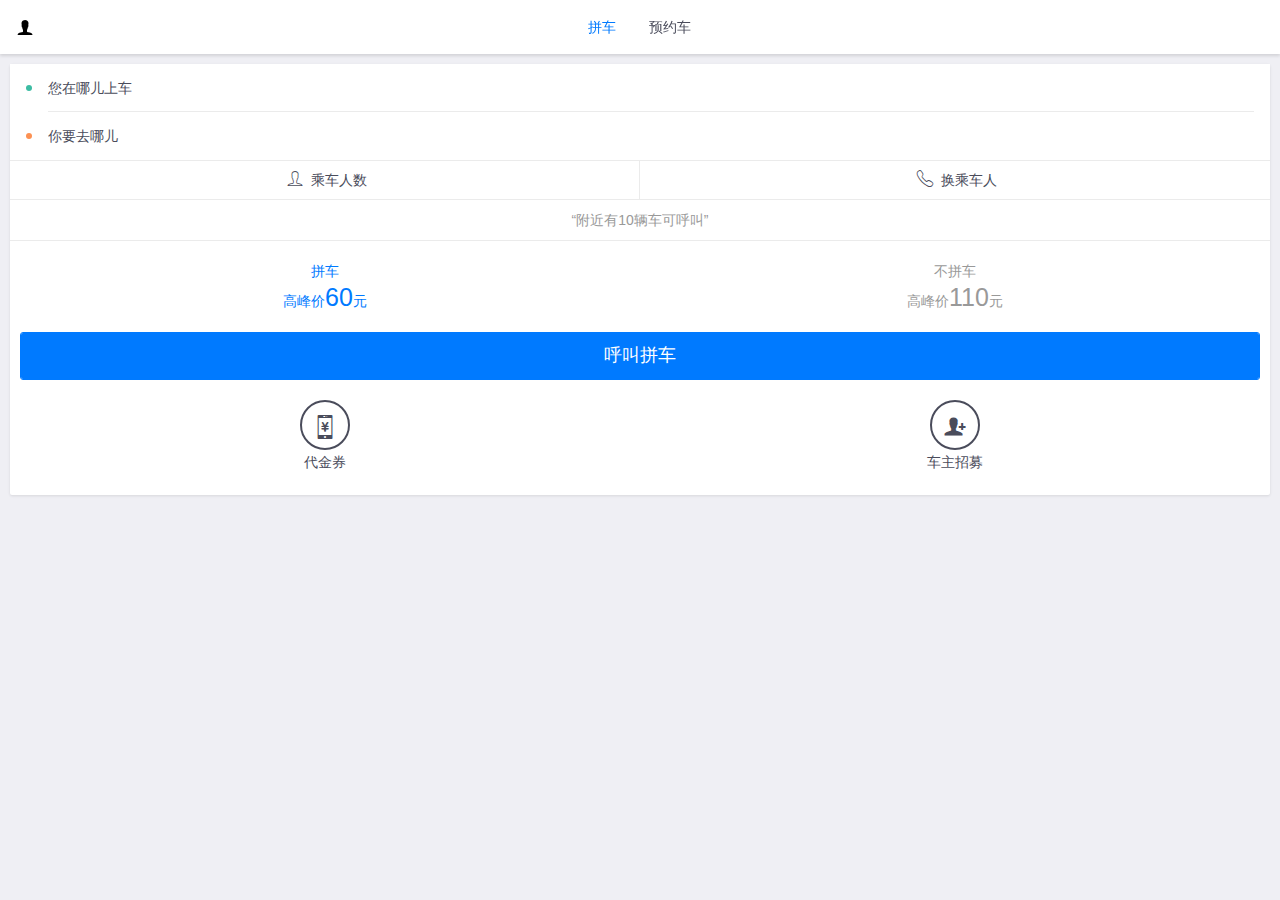
<file: index.html>
<!DOCTYPE html>
<html>

	<head>
		<meta charset="utf-8">
		<meta name="viewport" content="width=device-width,initial-scale=1,minimum-scale=1,maximum-scale=1,user-scalable=no" />
		<title></title>
		<link href="css/mui.min.css" rel="stylesheet" />
		<link rel="stylesheet" href="css/style.css" />
	</head>

	<body>
		<div class="navigator-wrapper">
			<div class="navigator">
				<div class="nav-wrapper shadow">
					<div class="avatar-wrapper">
						<div class="avatar"><i class="mui-icon mui-icon-person-filled"></i></div>
					</div>
					<div class="tab-wrapper">
						<ul class="tab-list">
							<li class="tab-item link-active" data-type="pc">
								<a href="javascript:;" class="tab-name">拼车</a>
							</li>
							<li class="tab-item" data-type="yyc">
								<a href="javascript:;" class="tab-name">预约车</a>
							</li>
						</ul>
					</div>
				</div>
			</div>
		</div>
		<div class="mui-content c-content">
			<div class="taxi-page">
				<div class="taxi-content">
					<div class="taxi-location">
						<div class="location">
							<div class="location-item location-from location-item-inputed ">
								<div id="startLocation" class="location-field border-bottom-1px">您在哪儿上车</div>
							</div>
							<div class="location-item location-to location-item-inputed ">
								<div id="endLocation" class="location-field">你要去哪儿</div>
							</div>
						</div>
					</div>
					<div class="taxi-ride mui-text-center border-bottom-1px border-top-1px display-box ">
						<div class="taxi-ride-num border-right-1px">
							<i class="mui-icon mui-icon-person"></i>
							<span id="ccrs">乘车人数</span>
						</div>
						<div class="taxi-ride-person">
							<i class="mui-icon mui-icon-phone"></i>
							<span id="phone">换乘车人</span>
						</div>
					</div>
					<div class="taxi-eta mui-text-center border-bottom-1px">
				      <span>“附近有10辆车可呼叫”</span>
					</div>
					<div class="taxi-price mt-20 display-box mui-text-center">
						<div class="span5 carpool">
							<span class="name">拼车</span>
							<p class="taxi-price-num">高峰价<span>60</span>元</p>
						</div>	
						<div class="span5 notCarpool">
							<span class="name">不拼车</span>
							<p class="taxi-price-num">高峰价<span>110</span>元</p>
						</div>	
					</div>
					<div class="taxi-send-btn">
						<button type="button " class="mui-btn mui-btn-block mui-btn-primary ">呼叫拼车</button>
					</div>
					<div class="taxi-bottom display-box mui-text-center">
						<div class="span5">
							<a href="javascript:;">
								<span class="radius-box mui-icon-extra mui-icon-extra-prech"></span>
								<p>代金券</p>
							</a>
						</div>	
						<div class="span5">
							<a href="javascript:;">
								<span class="radius-box mui-icon-extra mui-icon-extra-addpeople"></span>
								<p>车主招募</p>
							</a>
						</div>	
					</div>
				</div>
			</div>
		</div>
		<div class="mapBox" id="mapBox">
			<div class="mapSearch display-box">
				<div class="inputBox"><input type="text" name="" id="inputAddress" value="" placeholder="你在哪儿上车"/></div>
				<div class="cancelBox"><a href="javascript:;" class="cancel">取消</a></div>
			</div>
			<div id="allmap" class="allmap"></div>
		</div>
		<div class="login-popup-mask" ></div>
		<div class="login-popup">
			<div class="pop-slogin">
				<div class="phone-wrapper">
					<h2 class="title">输入验证码</h2>
					<div class="phone">验证码已发送至18680362842</div>
				</div>
				<div class="user-input user-input-hook">
					<span></span> <span></span> <span></span> <span></span>
					<input type="number" maxlength="4">
				</div>
				<!--<div class="hidden-input"><input type="tel" maxlength="4" class="hidden-input-hook"></div>-->
			</div>
			<div class="close"><span></span></div>
		</div>
		<script type="text/javascript " src="js/lib/mui.min.js "></script>
		<script type="text/javascript" src="js/lib/mui.picker.js" ></script>
		<script type="text/javascript" src="js/lib/mui.poppicker.js" ></script>
		<script type="text/javascript " src="js/lib/jquery.js "></script>
		<script type="text/javascript" src="http://api.map.baidu.com/api?v=2.0&ak=ZUHewhg0KDCnZa5emK9hxRib"></script>
		<script type="text/javascript" src="js/map.js" ></script>
		<script src="js/main.js "></script>
		<script>
			$(function(){
				$('.login-popup input').on('keyup',function(){
					var length =$(this).val().length;
					if(length===4){
						hideLogin();
						window.location.href = 'protocol.html'
					}
				});
			});
		</script>
	</body>

</html>
</file>
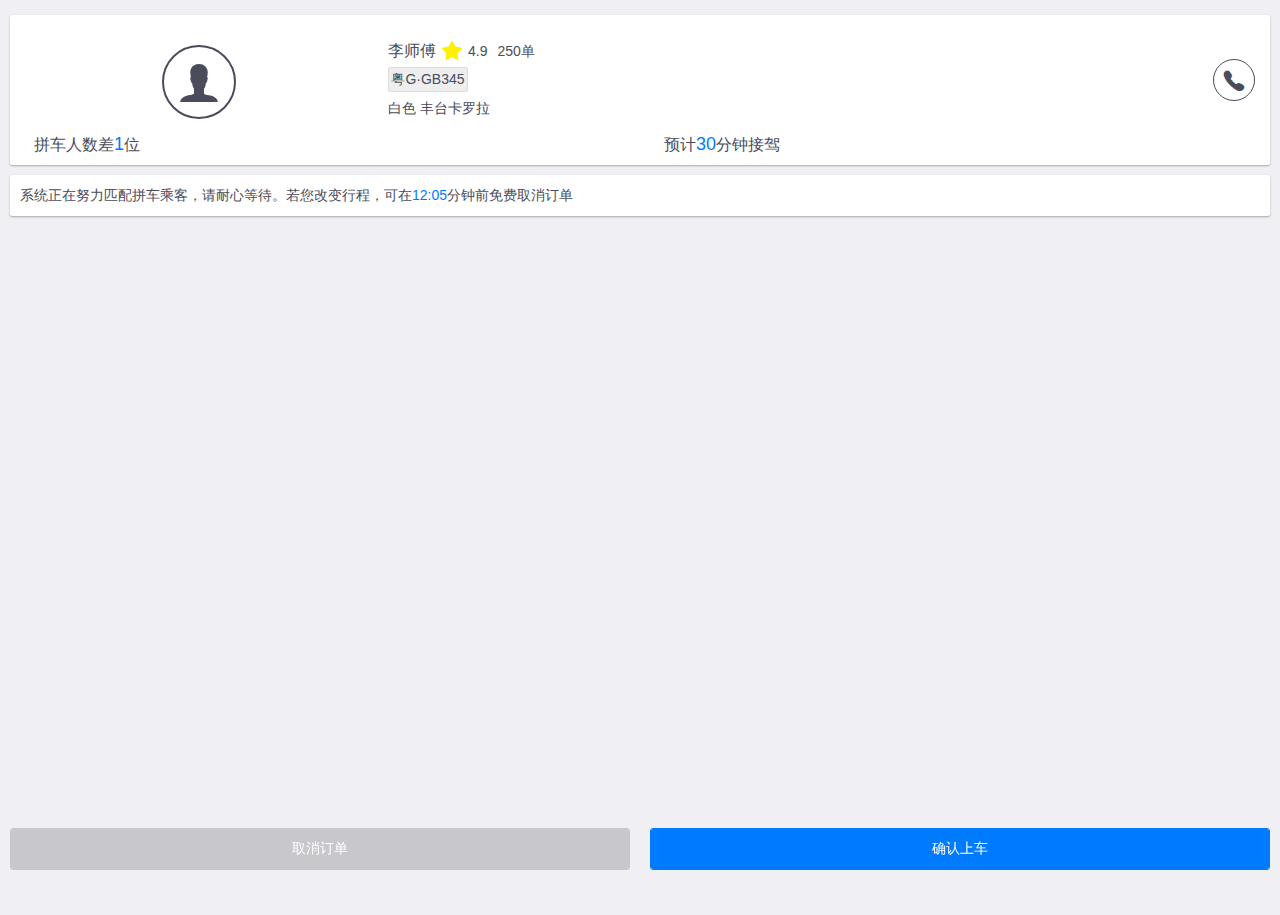
<file: driver-info.html>
<!DOCTYPE html>
<html>
	<head>
		<meta charset="UTF-8">
		<meta name="viewport" content="width=device-width,initial-scale=1,minimum-scale=1,maximum-scale=1,user-scalable=no" />
		<title>等待服务</title>
		<link href="css/mui.min.css" rel="stylesheet" />
		<link rel="stylesheet" href="css/style.css" />
	</head>
	<body>
		<div class="mui-content driver-info-box">
		    <div class="driver-info-card mui-card">
				<div class="display-box driver-info-top">
					<div class="avatar">
						<i class="mui-icon mui-icon-person-filled"></i>
					</div>
					<div class="driver-info-right pr">
						<div class="taxidrivers-info clearfix">
							<span class="name fl">李师傅</span>
							<span class="c-icon c-icon-star fl"></span>
							<span class="fl pr-10">4.9</span>
							<span class="fl">250单</span>
						</div>
						<div class="plate-number">粤G·GB345</div>
						<div class="car-info">白色 <span>丰台卡罗拉</span></div>
						<a href="tel:18680362842" class="mui-icon mui-icon-phone-filled"></a>
					</div>
				</div>
				<div class="driver-info-bottom display-box clearfix mt-10">
					<div class="txt span5">拼车人数差<span class="num">1</span>位</div>
					<div class="txt span5">预计<span class="num">30</span>分钟接驾</div>
				</div>
				<!--不拼车显示-->
				<div class="driver-info-bottom mt-10 dsnone">
					<div class="tc txt">预计<span class="num">30</span>分钟到达接驾地点</div>
				</div>
				<!--end 不拼车显示-->
			</div>
			<div class="driver-prompt mui-card">
				<p>系统正在努力匹配拼车乘客，请耐心等待。若您改变行程，可在<span class="date">12:05</span>分钟前免费取消订单</p>
				<!--不拼车显示-->
				<p class="dsnone">司机会提前到您预约地点为您接驾，记得接听司机电话哦！若您改变行程，可在<span class="date">12:05</span>分钟前免费取消订单</p>
				<!--end 不拼车显示-->
			</div>
			<div class="btn-group display-box mui-text-center">
				<div class="span5 btn-group-item"><a href="javascript:;" class="mui-btn mui-btn-grey mui-btn-block">取消订单</a></div>
				<div class="span5 btn-group-item"><a href="javascript:;" class="mui-btn mui-btn-primary mui-btn-block">确认上车</a></div>
			</div>
		</div>
	</body>
</html>
</file>
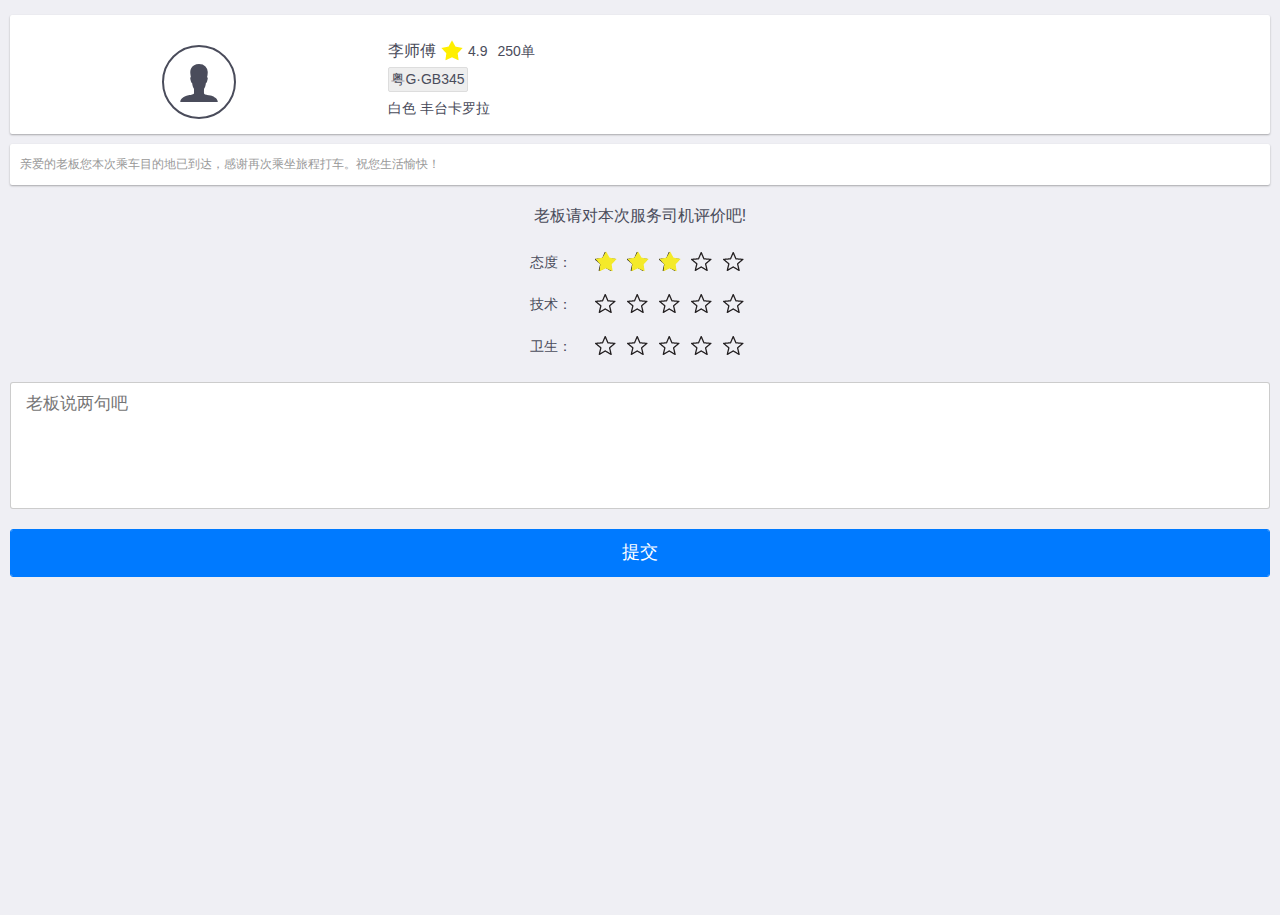
<file: evaluate-info.html>
<!DOCTYPE html>
<html>
	<head>
		<meta charset="UTF-8">
		<meta name="viewport" content="width=device-width,initial-scale=1,minimum-scale=1,maximum-scale=1,user-scalable=no" />
		<title>司机评价</title>
		<link href="css/mui.min.css" rel="stylesheet" />
		<link rel="stylesheet" href="css/style.css" />
	</head>
	<body>
		<div class="mui-content">
		    <div class="driver-info-card mui-card driver-evaluate">
				<div class="display-box driver-info-top">
					<div class="avatar">
						<i class="mui-icon mui-icon-person-filled"></i>
					</div>
					<div class="driver-info-right pr">
						<div class="taxidrivers-info clearfix">
							<span class="name fl">李师傅</span>
							<span class="c-icon c-icon-star fl"></span>
							<span class="fl pr-10">4.9</span>
							<span class="fl">250单</span>
						</div>
						<div class="plate-number">粤G·GB345</div>
						<div class="car-info">白色 <span>丰台卡罗拉</span></div>
					</div>
				</div>
			</div>
			<div class="driver-prompt mui-card">
				<p class="wxts">亲爱的老板您本次乘车目的地已到达，感谢再次乘坐旅程打车。祝您生活愉快！</p>
			</div>
			<!--评价-->
			<div class="evaluate-box">
				<div class="title tc" >老板请对本次服务司机评价吧!</div>
				<div class="evaluate">
					<div class="evaluate-item clearfix">态度：<div class="rating fr" id = "rating"></div></div>
					<div class="evaluate-item clearfix">技术：<div class="rating fr" id = "rating2"></div></div>
					<div class="evaluate-item clearfix">卫生：<div class="rating fr" id = "rating3"></div></div>
				</div>
				<textarea rows="5" placeholder="老板说两句吧"></textarea>
				<button class="mui-btn mui-btn-block mui-btn-primary">提交</button>
			</div>
		</div>
		<script src="js/lib/jquery.js"></script>
		<script type="text/javascript" src="js/lib/star.js" ></script>
		<script>
			$(function(){
				//调用
			   $('#rating').star({
			      modus:'entire', //点亮模式
			      total:5, //几颗星
			      num:3, //默认点亮个数
			      readOnly:false,//是否只读
			      chosen:function(count,total){ //点击后禁止再选
			      	console.log(count);//星数
//			      	$('#rating').star('unbindEvent');//选中后禁用
			      }
			   });
			   
			   $('#rating2').star({
			      modus:'entire', //点亮模式
			      total:5, //几颗星
			      num:0, //默认点亮个数
			      readOnly:false,//是否只读
			      chosen:function(count,total){ //点击后禁止再选
			      	console.log(count);//星数
//			      	$('#rating').star('unbindEvent');//选中后禁用
			      }
			   });
			   
			   $('#rating3').star({
			      modus:'entire', //点亮模式
			      total:5, //几颗星
			      num:0, //默认点亮个数
			      readOnly:false,//是否只读
			      chosen:function(count,total){ //点击后禁止再选
			      	console.log(count);//星数
//			      	$('#rating').star('unbindEvent');//选中后禁用
			      }
			   });
			});
		</script>
	</body>
</html>
</file>
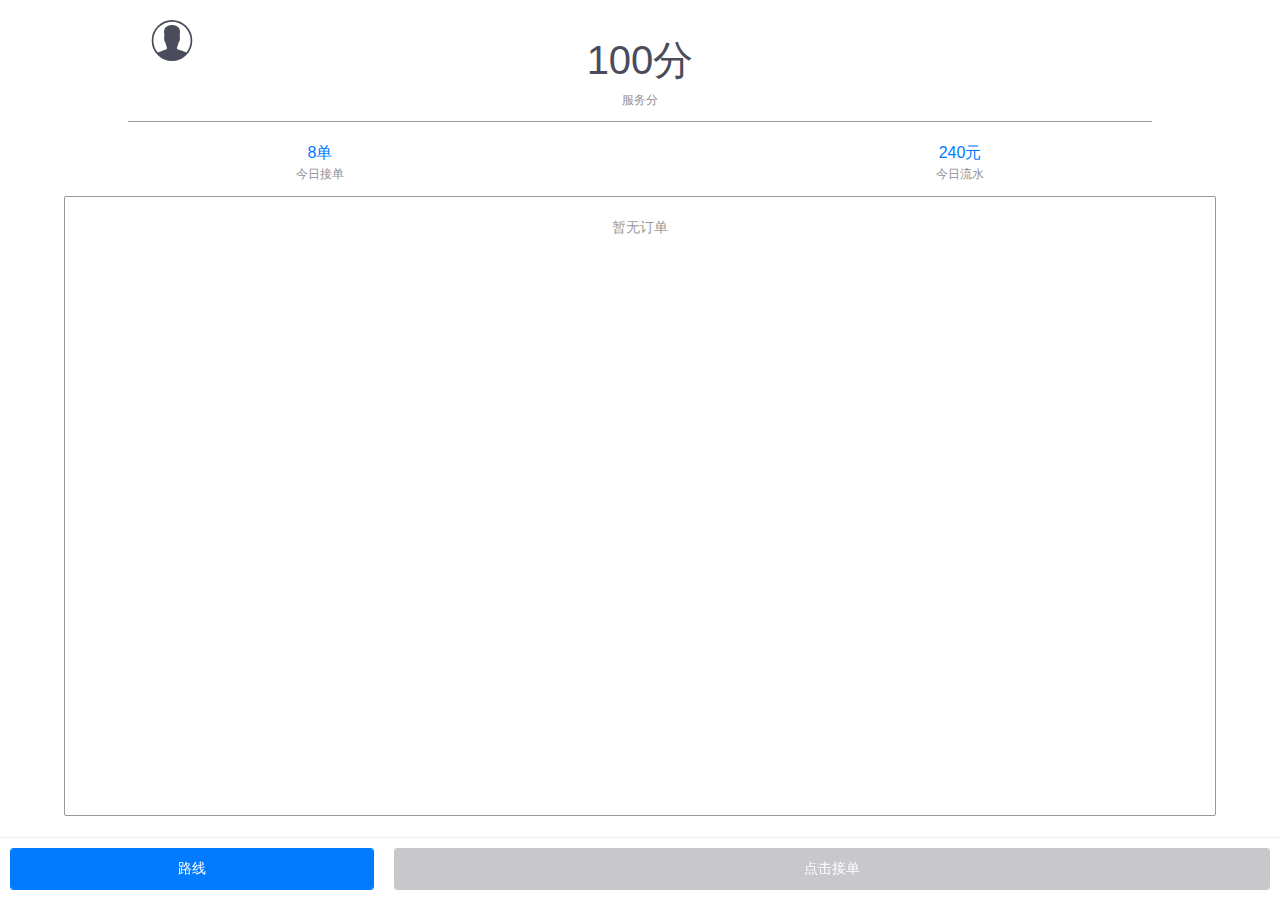
<file: ownerCenter.html>
<!DOCTYPE html>
<html>
	<head>
		<meta charset="UTF-8">
		<meta name="viewport" content="width=device-width,initial-scale=1,minimum-scale=1,maximum-scale=1,user-scalable=no" />
		<title>车主中心</title>
		<link href="css/mui.min.css" rel="stylesheet" />
		<link rel="stylesheet" href="css/style.css" />
	</head>
	<body>
		<div class="mui-content owner-center-box">
		    <div class="driver-info-card mui-card">
				<div class="owner-serve-info ">
					<div class="serve-top pr">
						<span class="avatar mui-icon mui-icon-contact mui-icon-icon-contact-filled"></span>
						<div class="grade mui-text-center">
							<span class="grade-num">100分</span>
							<p class="txt">服务分</p>
						</div>
						<div class="display-box mui-text-center">
							<div class="span5">
								<span class="order-num">8单</span>
								<p class="txt">今日接单</p>
							</div>
							<div class="span5">
								<span class="price">240元</span>
								<p class="txt">今日流水</p>
							</div>
						</div>
					</div>
					<div class="order-info">
						<p class="noData mui-text-center">暂无订单</p>
					</div>
				</div>
			</div>
			<div class="btn-group display-box mui-text-center fixed-btn-group">
				<div class="span3 btn-group-item"><a href="routeSet.html" class="mui-btn mui-btn-primary mui-btn-block">路线</a></div>
				<div class="span7 btn-group-item"><a href="javascript:;" class="mui-btn mui-btn-grey  mui-btn-block">点击接单</a></div>
			</div>
		</div>
	</body>
</html>
</file>
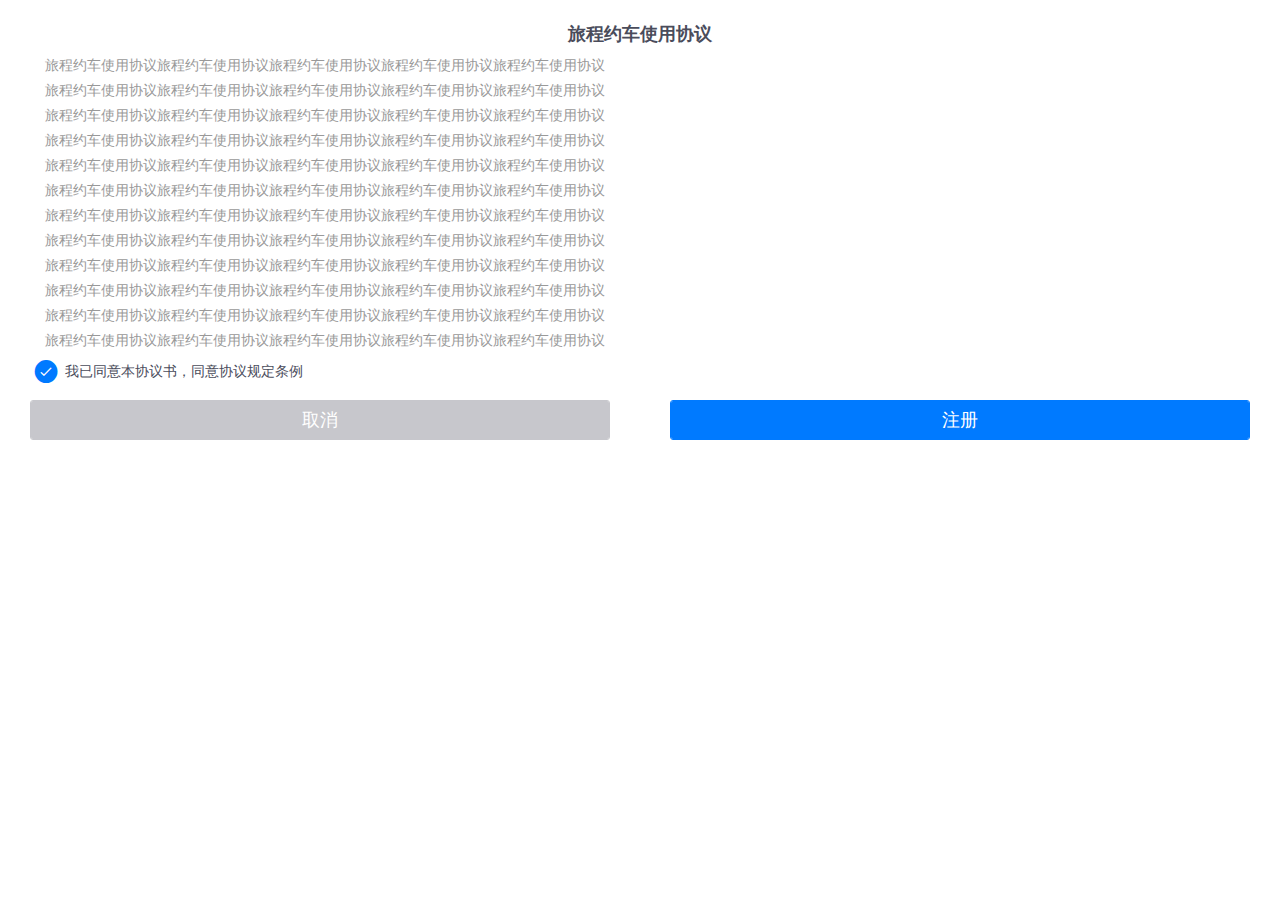
<file: protocol.html>
<!DOCTYPE html>
<html>

	<head>
		<meta charset="utf-8">
		<meta name="viewport" content="width=device-width,initial-scale=1,minimum-scale=1,maximum-scale=1,user-scalable=no" />
		<title>注册协议</title>
		<link href="css/mui.min.css" rel="stylesheet" />
		<link rel="stylesheet" href="css/style.css" />
	</head>

	<body class="bgFFF">
		<div class="mui-content">
			<article class="protocol">
				<h1 class="title">旅程约车使用协议</h1>
				<div class="protocol-txt-box">
					<p>旅程约车使用协议旅程约车使用协议旅程约车使用协议旅程约车使用协议旅程约车使用协议</p>
					<p>旅程约车使用协议旅程约车使用协议旅程约车使用协议旅程约车使用协议旅程约车使用协议</p>
					<p>旅程约车使用协议旅程约车使用协议旅程约车使用协议旅程约车使用协议旅程约车使用协议</p>
					<p>旅程约车使用协议旅程约车使用协议旅程约车使用协议旅程约车使用协议旅程约车使用协议</p>
					<p>旅程约车使用协议旅程约车使用协议旅程约车使用协议旅程约车使用协议旅程约车使用协议</p>
					<p>旅程约车使用协议旅程约车使用协议旅程约车使用协议旅程约车使用协议旅程约车使用协议</p>
					<p>旅程约车使用协议旅程约车使用协议旅程约车使用协议旅程约车使用协议旅程约车使用协议</p>
					<p>旅程约车使用协议旅程约车使用协议旅程约车使用协议旅程约车使用协议旅程约车使用协议</p>
					<p>旅程约车使用协议旅程约车使用协议旅程约车使用协议旅程约车使用协议旅程约车使用协议</p>
					<p>旅程约车使用协议旅程约车使用协议旅程约车使用协议旅程约车使用协议旅程约车使用协议</p>
					<p>旅程约车使用协议旅程约车使用协议旅程约车使用协议旅程约车使用协议旅程约车使用协议</p>
					<p>旅程约车使用协议旅程约车使用协议旅程约车使用协议旅程约车使用协议旅程约车使用协议</p>
				</div>
				<div class="agree mui-input-row mui-checkbox mui-left">
					<label class="label">我已同意本协议书，同意协议规定条例</label>
				 	<input name="checkbox1" value="Item 1" type="checkbox" checked>
				</div>
				<!--<div class="agree mt-20">
					<label for="agree"><input type="checkbox" name="" id="agree" value="" /> 我已同意本协议书，同意协议规定条例</label>
				</div>-->
			</article>
			<div class="protocol-bottom display-box">
				<div class="span5">
					<a href="javascript:;" class="mui-btn mui-btn-grey mui-btn-block" id="cancel">取消</a>
				</div>
				<div class="span5">
					<a href="javascript:;" class="mui-btn mui-btn-primary mui-btn-block">注册</a>
				</div>
			</div>
		</div>
		<script src="js/lib/mui.min.js"></script>
		<script>
			mui('.protocol-bottom').on('tap','#cancel',function(){
				window.location.href = "index.html"
			});
		</script>
	</body>

</html>
</file>
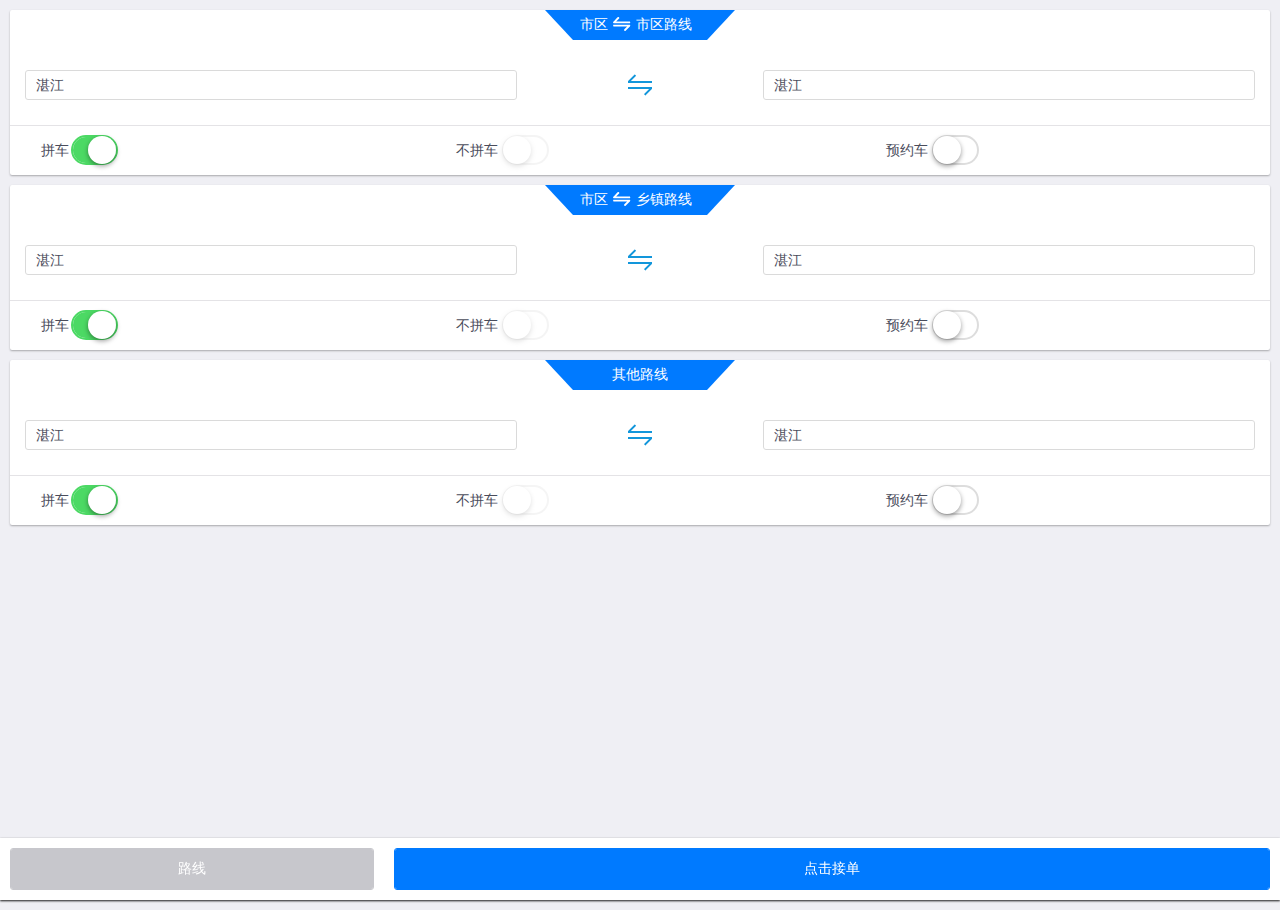
<file: routeSet.html>
<!DOCTYPE html>
<html>
	<head>
		<meta charset="UTF-8">
		<meta name="viewport" content="width=device-width,initial-scale=1,minimum-scale=1,maximum-scale=1,user-scalable=no" />
		<title>路线设定</title>
		<link href="css/mui.min.css" rel="stylesheet" />
		<link rel="stylesheet" href="css/style.css" />
	</head>
	<body>
		<div class="mui-content routeSet">
		    <div class="routeSet-wrapper">
		    	<!--市区-市区路线-->
		    	<div class="mui-card">
					<div class="mui-card-header pr">
						<div class="title-box pr">
							<div class="bg"></div>
							<div class="title-inner clearfix">
								<span class="fl">市区</span>
								<span class="c-icon c-icon-swap_small fl"></span>
								<span class="fl">市区路线</span>
							</div>
						</div>
					</div>
					<div class="mui-card-content">
						<div class="mui-card-content-inner">
							<div id="selectBox1" class="select-box clearfix">
								<div class="span4 fl ">
									<select class="mui-btn-block select selectL">
										<option value="0001">湛江</option>
										<option value="0002">东海岛</option>
									</select>
								</div>
								<div class="swap fl mui-text-center span2"><i class="c-icon c-icon-swap"></i></div>
								<div class="span4 fr ">
									<select class="mui-btn-block select selectR">
										<option value="0001">湛江</option>
										<option value="0002">东海岛</option>
									</select>
								</div>
							</div>
						</div>
					</div>
					<div class="mui-card-footer display-box">
						<div class="span3 switch">
							<span class="fl txt">&nbsp;&nbsp;&nbsp;&nbsp;拼车</span>
							 <!--mui-active 代表选中-->
							<div class="mui-switch mui-switch-mini mui-active">
							  <div class="mui-switch-handle"></div>
							</div>
						</div>
						<div class="span3 switch" >
							<span class="fl txt">不拼车</span>
							 <!--mui-disabled 代表禁用-->
							<div class="mui-switch mui-switch-mini mui-disabled">
							  <div class="mui-switch-handle"></div>
							</div>
						</div>
						<div class="span3 switch">
							<span class="fl txt">预约车</span>
							<div class="mui-switch mui-switch-mini ">
							  <div class="mui-switch-handle"></div>
							</div>
						</div>
					</div>
				</div>
		   		<!--市区-市区路线 end-->
		   		<!--市区-乡镇路线-->
		    	<div class="mui-card">
					<div class="mui-card-header pr">
						<div class="title-box pr">
							<div class="bg"></div>
							<div class="title-inner clearfix">
								<span class="fl">市区</span>
								<span class="c-icon c-icon-swap_small fl"></span>
								<span class="fl">乡镇路线</span>
							</div>
						</div>
					</div>
					<div class="mui-card-content">
						<div class="mui-card-content-inner">
							<div id="selectBox2"  class="select-box clearfix">
								<div class="span4 fl ">
									<select class="mui-btn-block select selectL">
										<option value="0001">湛江</option>
										<option value="0002">东海岛</option>
									</select>
								</div>
								<div class="swap fl mui-text-center span2"><i class="c-icon c-icon-swap"></i></div>
								<div class="span4 fr ">
									<select class="mui-btn-block select selectR">
										<option value="0001">湛江</option>
										<option value="0002">东海岛</option>
									</select>
								</div>
							</div>
						</div>
					</div>
					<div class="mui-card-footer display-box">
						<div class="span3 switch">
							<span class="fl txt">&nbsp;&nbsp;&nbsp;&nbsp;拼车</span>
							 <!--mui-active 代表选中-->
							<div class="mui-switch mui-switch-mini mui-active">
							  <div class="mui-switch-handle"></div>
							</div>
						</div>
						<div class="span3 switch" >
							<span class="fl txt">不拼车</span>
							 <!--mui-disabled 代表禁用-->
							<div class="mui-switch mui-switch-mini mui-disabled">
							  <div class="mui-switch-handle"></div>
							</div>
						</div>
						<div class="span3 switch">
							<span class="fl txt">预约车</span>
							<div class="mui-switch mui-switch-mini ">
							  <div class="mui-switch-handle"></div>
							</div>
						</div>
					</div>
				</div>
		   		<!--市区-乡镇路线 end-->
		   		<!--市区-其他路线-->
		    	<div class="mui-card">
					<div class="mui-card-header pr">
						<div class="title-box pr">
							<div class="bg"></div>
							<div class="title-inner clearfix otherRouterSet">
								<span class="">其他路线</span>
							</div>
						</div>
					</div>
					<div class="mui-card-content">
						<div class="mui-card-content-inner">
							<div id="selectBox3"  class="select-box clearfix">
								<div class="span4 fl ">
									<select class="mui-btn-block select selectL">
										<option value="0001">湛江</option>
										<option value="0002">东海岛</option>
									</select>
								</div>
								<div class="swap fl mui-text-center span2"><i class="c-icon c-icon-swap"></i></div>
								<div class="span4 fr ">
									<select class="mui-btn-block select selectR">
										<option value="0001">湛江</option>
										<option value="0002">东海岛</option>
									</select>
								</div>
							</div>
						</div>
					</div>
					<div class="mui-card-footer display-box">
						<div class="span3 switch">
							<span class="fl txt">&nbsp;&nbsp;&nbsp;&nbsp;拼车</span>
							 <!--mui-active 代表选中-->
							<div class="mui-switch mui-switch-mini mui-active">
							  <div class="mui-switch-handle"></div>
							</div>
						</div>
						<div class="span3 switch" >
							<span class="fl txt">不拼车</span>
							 <!--mui-disabled 代表禁用-->
							<div class="mui-switch mui-switch-mini mui-disabled">
							  <div class="mui-switch-handle"></div>
							</div>
						</div>
						<div class="span3 switch">
							<span class="fl txt">预约车</span>
							<div class="mui-switch mui-switch-mini ">
							  <div class="mui-switch-handle"></div>
							</div>
						</div>
					</div>
				</div>
		   		<!--市区-其他路线 end-->
		    </div>
			<div class="btn-group display-box mui-text-center fixed-btn-group">
				<div class="span3 btn-group-item"><a href="javascript:;" class="mui-btn mui-btn-grey  mui-btn-block">路线</a></div>
				<div class="span7 btn-group-item"><a href="javascript:;" class="mui-btn mui-btn-primary  mui-btn-block">点击接单</a></div>
			</div>
		</div>
		<script type="text/javascript" src="js/lib/jquery.js" ></script>
		<script src="js/lib/mui.min.js"></script>
		<script type="text/javascript" src="js/main.js" ></script>
	</body>
</html>
</file>
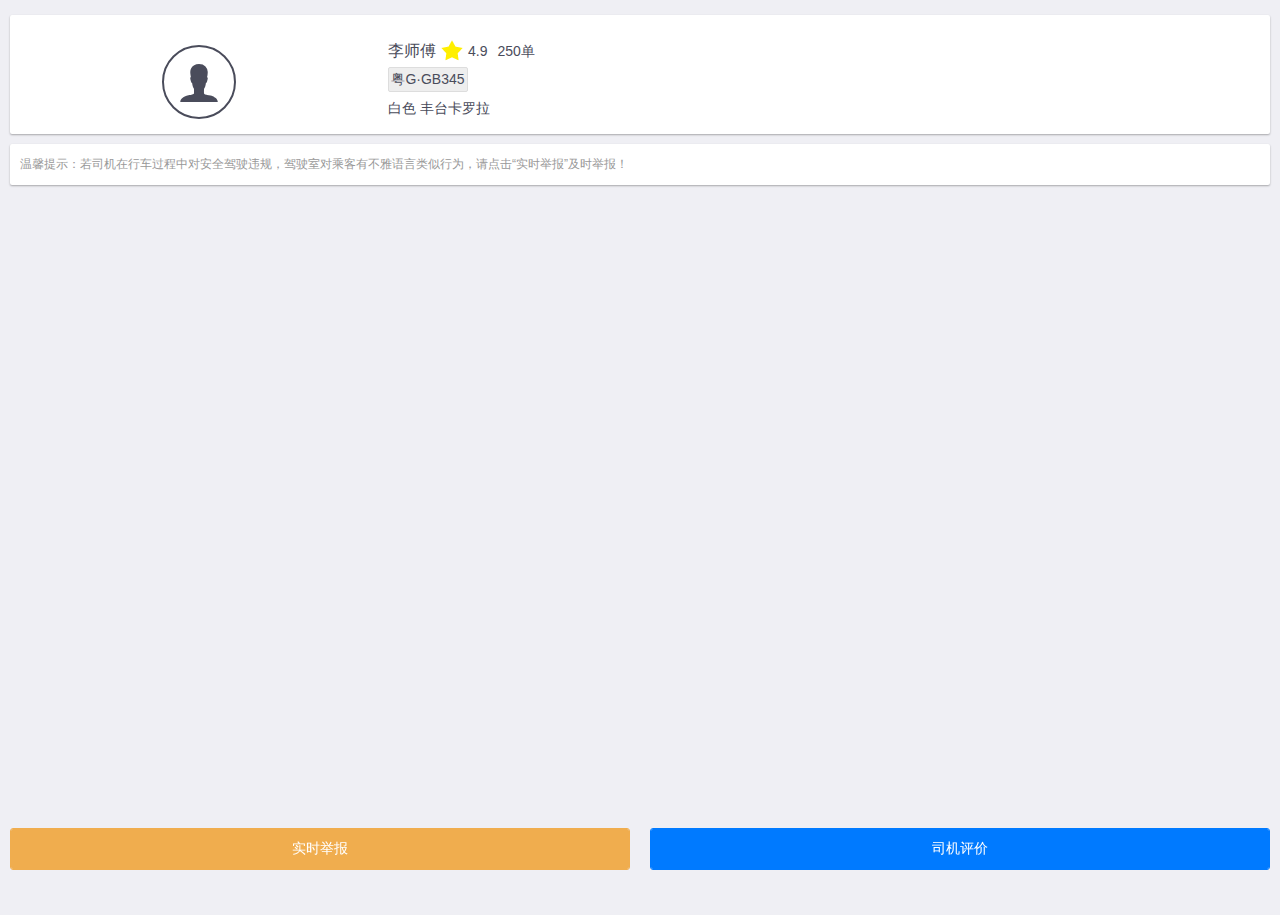
<file: underway-info.html>
<!DOCTYPE html>
<html>
	<head>
		<meta charset="UTF-8">
		<meta name="viewport" content="width=device-width,initial-scale=1,minimum-scale=1,maximum-scale=1,user-scalable=no" />
		<title>正在服务</title>
		<link href="css/mui.min.css" rel="stylesheet" />
		<link rel="stylesheet" href="css/style.css" />
	</head>
	<body>
		<div class="mui-content">
		    <div class="driver-info-card mui-card">
				<div class="display-box driver-info-top">
					<div class="avatar">
						<i class="mui-icon mui-icon-person-filled"></i>
					</div>
					<div class="driver-info-right pr">
						<div class="taxidrivers-info clearfix">
							<span class="name fl">李师傅</span>
							<span class="c-icon c-icon-star fl"></span>
							<span class="fl pr-10">4.9</span>
							<span class="fl">250单</span>
						</div>
						<div class="plate-number">粤G·GB345</div>
						<div class="car-info">白色 <span>丰台卡罗拉</span></div>
					</div>
				</div>
			</div>
			<div class="driver-prompt mui-card">
				<p class="wxts">温馨提示：若司机在行车过程中对安全驾驶违规，驾驶室对乘客有不雅语言类似行为，请点击“实时举报”及时举报！</p>
			</div>
			<div class="btn-group display-box mui-text-center">
				<div class="span5 btn-group-item"><a href="javascript:;" class="mui-btn mui-btn-warning mui-btn-block">实时举报</a></div>
				<div class="span5 btn-group-item"><a href="javascript:;" class="mui-btn mui-btn-primary mui-btn-block">司机评价</a></div>
			</div>
		</div>
	</body>
</html>
</file>
<file: css/style.css>
@charset "UTF-8";
.mui-icon-extra,a{text-decoration:none}
.avatar-wrapper .avatar,.tab-wrapper,.tc{text-align:center}
.rating-item,a{cursor:pointer}
.location-field,.mui-pciker-list li{white-space:nowrap;text-overflow:ellipsis}
body{font-family:"Segoe UI","Microsoft YaHei","Lucida Grande",Helvetica,Arial,FreeSans,Arimo,"Droid Sans","wenquanyi micro hei","Hiragino Sans GB","Hiragino Sans GB W3",FontAwesome,sans-serif}
li,ul{list-style:none;margin:0;padding:0}
a{color:#409cf7}
.clearfix:after{content:"";display:block;clear:both}
.clearfix{zoom:1;clear:both}
.cRed{color:#f44e46}
.cBlue{color:#27974b}
.fl{float:left}
.fr{float:right}
.mt-5{margin-top:5px}
.mt-10{margin-top:10px}
.mt-15{margin-top:15px}
.mt-25{margin-top:25px}
.mt-30{margin-top:30px}
.mt-35{margin-top:35px}
.mt-40{margin-top:40px}
.mt-50{margin-top:50px}
.mb-5{margin-bottom:5px}
.mb-10{margin-bottom:10px}
.mb-15{margin-bottom:15px}
.mb-20{margin-bottom:20px}
.mb-25{margin-bottom:25px}
.mb-30{margin-bottom:30px}
.mb-40{margin-bottom:40px}
.mb-50{margin-bottom:50px}
.ml-5{margin-left:5px}
.ml-10{margin-left:10px}
.ml-15{margin-left:15px}
.ml-20{margin-left:20px}
.ml-30{margin-left:30px}
.ml-40{margin-left:40px}
.ml-50{margin-left:50px}
.mr-0{margin-right:0}
.mr-5{margin-right:5px}
.mr-10{margin-right:10px}
.mr-15{margin-right:15px}
.mr-20{margin-right:20px}
.mr-30{margin-right:30px}
.mr-40{margin-right:40px}
.mr-50{margin-right:50px}
.pt-5{padding-top:5px}
.pt-10{padding-top:10px}
.pt-20{padding-top:20px}
.pb-5{padding-bottom:5px}
.pb-10{padding-bottom:10px}
.pb-20{padding-bottom:20px}
.pb-30{padding-bottom:30px}
.pl-5{padding-left:5px}
.pl-10{padding-left:10px}
.pl-20{padding-left:20px}
.pl-30{padding-left:30px}
.pl-40{padding-left:40px}
.pl-50{padding-left:50px}
.pl-60{padding-left:60px}
.pl-70{padding-left:70px}
.pl-80{padding-left:80px}
.pr-5{padding-right:5px}
.pr-10{padding-right:10px}
.pr-20{padding-right:20px}
.pr-30{padding-right:30px}
.pr-40{padding-right:40px}
.pr-50{padding-right:50px}
.pd-5{padding:5px}
.pd-10{padding:10px}
.pd-15{padding:15px}
.pd-20{padding:20px}
.pd-30{padding:30px}
.pd-40{padding:40px}
.font12{font-size:12px}
.font14{font-size:14px}
.font15{font-size:15px}
.font16{font-size:16px}
.font18{font-size:18px}
.font22{font-size:22px}
.font20{font-size:20px}
.font24{font-size:24px}
.font30{font-size:30px}
.mt-20{margin-top:20px}
.display-box{display:-webkit-box;display:-moz-box;display:-ms-flexbox;display:-o-box;display:box}
.box-flex-1{-webkit-box-flex:1;-moz-box-flex:1;-ms-flex:1;-o-box-flex:1;box-flex:1}
.box-flex-2{-webkit-box-flex:2;-moz-box-flex:2;-ms-flex:2;-o-box-flex:2;box-flex:2}
.box-flex-3{-webkit-box-flex:3;-moz-box-flex:3;-ms-flex:3;-o-box-flex:3;box-flex:3}
.box-flex-4{-webkit-box-flex:4;-moz-box-flex:4;-ms-flex:4;-o-box-flex:4;box-flex:4}
.box-flex-6{-webkit-box-flex:6;-moz-box-flex:6;-ms-flex:6;-o-box-flex:6;box-flex:6}
.span2{width:20%}
.span3{width:30%}
.span4{width:40%}
.span5{width:50%}
.span6{width:60%}
.span7{width:70%}
@font-face{font-family:MuiiconSpread;font-weight:400;font-style:normal;src:url(../fonts/mui-icons-extra.ttf) format("truetype")}
.mui-icon-extra{font-family:MuiiconSpread;font-size:24px;font-weight:400;font-style:normal;line-height:1;display:inline-block;-webkit-font-smoothing:antialiased}
.mui-icon-extra-cold:before{content:"\e500"}
.mui-icon-extra-share:before{content:"\e200"}
.mui-icon-extra-class:before{content:"\e118"}
.mui-icon-extra-custom:before{content:"\e117"}
.mui-icon-extra-new:before{content:"\e103"}
.mui-icon-extra-card:before{content:"\e104"}
.mui-icon-extra-grech:before{content:"\e105"}
.mui-icon-extra-trend:before{content:"\e106"}
.mui-icon-extra-filter:before{content:"\e207"}
.mui-icon-extra-holiday:before{content:"\e300"}
.mui-icon-extra-cart:before{content:"\e107"}
.mui-icon-extra-heart:before{content:"\e180"}
.mui-icon-extra-computer:before{content:"\e600"}
.mui-icon-extra-express:before{content:"\e108"}
.mui-icon-extra-gift:before{content:"\e109"}
.mui-icon-extra-gold:before{content:"\e102"}
.mui-icon-extra-lamp:before{content:"\e601"}
.mui-icon-extra-rank:before{content:"\e110"}
.mui-icon-extra-notice:before{content:"\e111"}
.mui-icon-extra-sweep:before{content:"\e202"}
.mui-icon-extra-arrowleftcricle:before{content:"\e401"}
.mui-icon-extra-dictionary:before{content:"\e602"}
.mui-icon-extra-heart-filled:before{content:"\e119"}
.mui-icon-extra-xiaoshuo:before{content:"\e607"}
.mui-icon-extra-top:before{content:"\e403"}
.mui-icon-extra-people:before{content:"\e203"}
.mui-icon-extra-topic:before{content:"\e603"}
.mui-icon-extra-hotel:before{content:"\e301"}
.mui-icon-extra-like:before{content:"\e206"}
.mui-icon-extra-regist:before{content:"\e201"}
.mui-icon-extra-order:before{content:"\e113"}
.mui-icon-extra-alipay:before{content:"\e114"}
.mui-icon-extra-find:before{content:"\e400"}
.mui-icon-extra-arrowrightcricle:before{content:"\e402"}
.mui-icon-extra-calendar:before{content:"\e115"}
.mui-icon-extra-prech:before{content:"\e116"}
.mui-icon-extra-cate:before{content:"\e501"}
.mui-icon-extra-comment:before{content:"\e209"}
.mui-icon-extra-at:before{content:"\e208"}
.mui-icon-extra-addpeople:before{content:"\e204"}
.mui-icon-extra-peoples:before{content:"\e205"}
.mui-icon-extra-calc:before{content:"\e101"}
.mui-icon-extra-classroom:before{content:"\e604"}
.mui-icon-extra-phone:before{content:"\e404"}
.mui-icon-extra-university:before{content:"\e605"}
.mui-icon-extra-outline:before{content:"\e606"}
body,html{height:100%}
.dsnone{display:none}
.pr{position:relative}
.navigator-wrapper{position:fixed;z-index:11;top:0;left:0;width:100%;height:54px}
.nav-wrapper{position:relative;z-index:50;display:-ms-flexbox;display:flex;width:100%;height:54px;background:#fff}
.nav-wrapper.shadow{box-shadow:0 2px 3px rgba(0,0,0,.12)}
.avatar-wrapper{position:absolute;left:0;width:50px;padding-top:15px;z-index:51}
.border-bottom-1px,.border-left-1px,.border-right-1px,.border-top-1px,.tab-wrapper{position:relative}
.tab-wrapper{z-index:50;line-height:54px;overflow:hidden;white-space:nowrap;-ms-flex:1;flex:1}
.tab-list{margin:0 auto;padding-left:0}
.tab-list .tab-item{display:inline-block}
.tab-list .tab-item.link-active a{font-size:14px;color:#007aff}
.tab-list .tab-item .tab-name{display:block;position:relative;padding:0 15px 0 14px;font-size:14px;color:#4a4c5b}
.tab-list .tab-item .tab-name a{color:#4a4c5b}
.c-content{padding:54px 10px 10px}
.border-bottom-1px:after,.border-bottom-1px:before,.border-left-1px:after,.border-left-1px:before,.border-right-1px:after,.border-right-1px:before,.border-top-1px:after,.border-top-1px:before{content:"";display:block;position:absolute;transform-origin:0 0}
.border-top-1px:before{border-top:1px solid #ebebeb;left:0;top:0;width:100%}
.border-bottom-1px:after{border-bottom:1px solid #ebebeb;left:0;bottom:0;width:100%}
.border-right-1px:after{border-right:1px solid #ebebeb;right:0;bottom:0;width:100%}
.taxi-page{margin-top:10px}
.taxi-content{border-radius:2px;box-shadow:0 1px 3px rgba(0,0,0,.1);color:#999;background-color:#fff;text-align:left}
.location{font-size:16px;line-height:1;color:#fc9153;background-color:#fff}
.location-item{position:relative;padding-left:38px;padding-right:16px}
.location-item:before{content:"";position:absolute;top:50%;left:16px;width:6px;height:6px;margin-top:-3px;border-radius:50%;background-color:#3cbca3}
.location-field{padding:17px 0;overflow:hidden;font-size:14px;color:#4a4c5b}
.mui-btn,.taxi-eta{padding:10px 0}
.location-item-inputed{color:#666}
.location-to:before{background-color:#fc9153}
.taxi-ride>div{font-size:14px;color:#4a4c5b;width:50%;height:40px;line-height:40px}
.taxi-ride .border-right-1px:after{height:40px}
.taxi-eta{font-size:14px;color:#999}
.taxi-send-btn{margin-top:10px;padding:0 10px}
.radius-box{border:2px solid #4a4c5b;width:50px;height:50px;border-radius:100px;line-height:50px;color:#4a4c5b}
.mapBox,.mapBox .mapSearch{top:0;width:100%;position:absolute}
.taxi-bottom{padding:10px 0}
.taxi-bottom p{font-size:14px;color:#4a4c5b;line-height:25px}
.taxi-bottom a{display:block}
.mui-popup-title+.mui-popup-text{font-size:16px;color:#4a4c5b}
.mui-popup-input input{border:none;background:0 0;border-bottom:1px solid #ebebeb;height:30px;color:#4a4c5b;padding:0}
.mapBox{display:none;height:100%;z-index:99}
.mapBox .mapSearch{height:50px;background:#fff;z-index:100;font-size:14px;color:#4a4c5b;line-height:50px}
.mapBox .mapSearch input{height:50px;font-size:14px;color:#4a4c5b;border-color:#fff}
.login-popup-mask,.mapBox .allmap{height:100%;width:100%}
.mapBox .cityBox{width:20%}
.mapBox .cityBox .mui-icon-arrowdown{position:absolute;right:-10px;top:14px}
.mapBox .inputBox{width:100%}
.mapBox .cancelBox{position:absolute;right:20px;font-size:14px}
.mapBox .cancelBox a{color:#4a4c5b}
.taxi-price{font-size:14px;color:#999}
.taxi-price .taxi-price-num{padding-top:5px;color:#999}
.taxi-price .taxi-price-num span{font-size:25px}
.carpool,.carpool .taxi-price-num{color:#007aff}
.login-popup-mask{display:none;position:fixed;z-index:600;left:0;top:0;background-color:rgba(0,0,0,.4)}
.login-popup{display:none;position:absolute;left:50%;top:50%;z-index:666;width:267px;box-sizing:border-box;border-radius:16px;background:#fff;font-size:14px;-webkit-user-select:none;-moz-user-select:none;-ms-user-select:none;user-select:none;transform:translate(-50%,-50%)}
.login-popup input{outline:0;border:none;background:0 0}
.login-popup .close{position:absolute;right:2px;top:2px;padding:8px}
.login-popup .close>span{display:inline-block;width:12px;height:12px;background-image:url([data-uri]);background-size:12px 12px}
.pop-slogin{text-align:center;padding:20px 0}
.pop-slogin .title{font-size:16px;color:#333;margin-bottom:7px;font-weight:400}
.pop-slogin .phone{font-size:14px;color:#999;padding:10px 0}
.pop-slogin .user-input{margin:10px 0;position:relative;background-color:#fff;z-index:601}
.pop-slogin .user-input>span{display:inline-block;box-sizing:border-box;width:50px;height:50px;line-height:50px;margin-right:5px;vertical-align:middle;border:1px solid #e5e5e5;border-radius:2px;text-align:center;font-size:26px;color:#333;overflow:hidden}
.pop-slogin .user-input input{position:absolute;z-index:0;width:280px;height:50px;left:0;left:10px;letter-spacing:39px;font-size:30px;text-indent:13.4px}
.bgFFF{background-color:#FFF}
.protocol{padding:20px 20px 10px;background:#fff}
.protocol .title{font-size:18px;color:#4a4c5b;text-align:center;margin-bottom:10px}
.protocol p{font-size:14px;line-height:25px;margin:0;color:#999;text-indent:25px}
.protocol .agree{font-size:14px;color:#4a4c5b}
.protocol .agree .label{padding-left:45px}
.protocol .agree input[type=checkbox]{left:12px}
.protocol-bottom{height:50px;line-height:50px;background:#fff}
.protocol-bottom>div{padding:0 30px}
.protocol-bottom .mui-btn{line-height:1}
.driver-info-card{padding:20px 0 10px;font-size:14px;color:#4a4c5b}
.driver-info-card .avatar{width:30%;text-align:center;padding-top:10px}
.driver-info-card .avatar .mui-icon{font-size:60px;color:#4a4c5b;border:2px solid #4a4c5b;border-radius:100px;padding:5px}
.driver-info-card .driver-info-right{width:70%}
.driver-info-card .car-info,.driver-info-card .taxidrivers-info{line-height:32px}
.driver-info-card .taxidrivers-info .name{font-size:16px}
.driver-info-card .mui-icon-phone-filled{position:absolute;right:15px;top:50%;font-size:30px;border:1px solid #4a4c5b;border-radius:100px;padding:5px;transform:translateY(-50%);color:#4a4c5b}
.driver-info-card .plate-number{border:1px solid #ddd;width:80px;text-align:center;height:25px;font-size:14px;color:#4a4c5b;line-height:22px;background-color:#eee;-webkit-border-radius:2px;-moz-border-radius:2px;border-radius:2px}
.driver-info-card .driver-info-bottom .txt{padding-left:24px;font-size:16px;color:#4a4c5b}
.driver-info-card .driver-info-bottom .txt .num{font-size:18px;color:#007aff}
.driver-prompt{padding:10px}
.btn-group .btn-group-item,.evaluate-box{padding:0 10px}
.driver-prompt p{font-size:14px;color:#4a4c5b;margin:0}
.driver-prompt .date{color:#007aff}
.btn-group{width:100%;position:fixed;bottom:20px}
.btn-group .mui-btn{font-size:14px}
p.wxts{font-size:12px;color:#999}
.rating{position:relative;width:240px;height:32px;background:url(../img/icon/start_n.png)}
.rating-disply{width:32px;height:32px;background:url(../img/icon/start_h.png)}
.rating-mask{position:absolute;left:0;top:0;width:100%}
.rating-item{list-style:none;float:left;width:32px;height:32px}
.evaluate-box .title{font-size:16px;color:#4a4c5b;margin:20px 0}
.evaluate{width:220px;margin:0 auto 20px}
.evaluate .evaluate-item{line-height:32px;margin-bottom:10px;font-size:14px;color:#4a4c5b}
.owner-center-box{display:flex;display:-webkit-flex;flex-direction:column;background-color:#fff;height:100%}
.owner-center-box .driver-info-card.mui-card{margin:0;box-shadow:none;height:100%}
.owner-center-box .owner-serve-info{height:100%}
.owner-center-box .avatar{font-size:50px;position:absolute;left:-20px;top:-15px}
.owner-center-box .grade{padding-top:30px}
.owner-center-box .grade .grade-num{font-size:40px;color:#4a4c5b}
.owner-center-box .grade .txt{font-size:14px;border-bottom:1px solid #999;width:80%;margin:10px auto 20px;padding-bottom:10px}
.owner-center-box .serve-top{height:176px}
.owner-center-box .serve-top .txt{font-size:12px}
.owner-center-box .order-num,.owner-center-box .price{font-size:16px;color:#007aff}
.owner-center-box .order-info{width:90%;height:calc(100% - 250px);height:-moz-calc(100% - 250px);height:-webkit-calc(100% - 250px);margin:auto;border:1px solid #999;-webkit-border-radius:2px;-moz-border-radius:2px;border-radius:2px;overflow:auto}
.owner-center-box .order-info .noData{font-size:14px;color:#999;padding:20px}
.fixed-btn-group{box-shadow:0 1px 2px rgba(0,0,0,.9);background-color:#fff;bottom:0;padding-top:10px;z-index:9999}
.mui-dtpicker,.mui-poppicker{box-shadow:0 -5px 7px 0 rgba(0,0,0,.1);-webkit-transition:.3s}
.select-box .select{padding:0 0 0 10px;height:30px;font-size:14px;color:#4a4c5b;border:1px solid #dadada!important}
.c-icon-swap{width:32px;height:32px;background:url(../img/icon/swap.png)}
.c-icon-swap_small{width:28px;height:28px;background:url(../img/icon/swap_small.png)}
.routeSet{margin-bottom:80px}
.routeSet .mui-card-header:after{background-color:#fff}
.routeSet .title-box{position:absolute;left:50%;transform:translateX(-50%);top:0;width:190px;height:30px;line-height:30px;font-size:14px;color:#fff;font-weight:400;margin:0}
.routeSet .title-inner{width:100%;position:absolute;top:0;left:0;margin-left:35px}
.routeSet .title-inner span{display:inline-block;height:28px;line-height:28px;overflow:hidden}
.routeSet .otherRouterSet{text-align:center;margin:0}
.routeSet .bg{border-top:30px solid #007aff;border-right:28px solid transparent;border-bottom:16px solid transparent;border-left:28px solid transparent}
.routeSet .switch .txt{font-size:14px;color:#4a4c5b;line-height:30px}
.routeSet .mui-switch{margin-left:46px}
.mui-pciker-list li,.mui-picker,.mui-picker-inner{box-sizing:border-box;overflow:hidden}
.mui-picker{background-color:#ddd;position:relative;height:200px;border:1px solid rgba(0,0,0,.1);-webkit-user-select:none;user-select:none}
.mui-dtpicker,.mui-poppicker{left:0;background-color:#eee;width:100%}
.mui-picker-inner{position:relative;width:100%;height:100%;-webkit-mask-box-image:-webkit-linear-gradient(bottom,transparent,transparent 5%,#fff 20%,#fff 80%,transparent 95%,transparent);-webkit-mask-box-image:linear-gradient(top,transparent,transparent 5%,#fff 20%,#fff 80%,transparent 95%,transparent)}
.mui-pciker-list,.mui-pciker-rule{box-sizing:border-box;padding:0;margin:-18px 0 0;width:100%;height:36px;line-height:36px;position:absolute;left:0;top:50%}
.mui-pciker-rule-bg{z-index:0}
.mui-pciker-rule-ft{z-index:2;border-top:solid 1px rgba(0,0,0,.1);border-bottom:solid 1px rgba(0,0,0,.1)}
.mui-pciker-list{z-index:1;-webkit-transform-style:preserve-3d;transform-style:preserve-3d;-webkit-transform:perspective(750pt) rotateY(0) rotateX(0);transform:perspective(750pt) rotateY(0) rotateX(0)}
.mui-pciker-list li{width:100%;height:100%;position:absolute;text-align:center;vertical-align:middle;-webkit-backface-visibility:hidden;backface-visibility:hidden;font-size:1pc;font-family:"Helvetica Neue",Helvetica,Arial,sans-serif;color:#888;padding:0 8px;-webkit-text-overflow:ellipsis;cursor:default;visibility:hidden}
.mui-pciker-list li.highlight,.mui-pciker-list li.visible{visibility:visible}
.mui-pciker-list li.highlight{color:#222}
.mui-dtpicker{position:fixed;z-index:999999;border-top:solid 1px #ccc;bottom:0;-webkit-transform:translateY(300px)}
.mui-dtpicker.mui-active{-webkit-transform:translateY(0)}
.mui-dtpicker-active-for-page{overflow:hidden!important}
.mui-android-5-1 .mui-dtpicker{bottom:-300px;-webkit-transition-property:bottom;-webkit-transform:none}
.mui-android-5-1 .mui-dtpicker.mui-active{bottom:0;-webkit-transition-property:bottom;-webkit-transform:none}
.mui-dtpicker-header{padding:6px;font-size:14px;color:#888}
.mui-dtpicker-header button{font-size:9pt;padding:5px 10px}
.mui-dtpicker-header button:last-child{float:right}
.mui-dtpicker-body{position:relative;width:100%;height:200px}
.mui-ios .mui-dtpicker-body{-webkit-perspective:75pc;perspective:75pc;-webkit-transform-style:preserve-3d;transform-style:preserve-3d}
.mui-dtpicker-title h5{display:inline-block;width:20%;margin:0;padding:8px;text-align:center;border-top:solid 1px #ddd;background-color:#f0f0f0;border-bottom:solid 1px #ccc}
[data-type=date] [data-id=picker-h],[data-type=date] [data-id=picker-i],[data-type=date] [data-id=title-h],[data-type=date] [data-id=title-i],[data-type=hour] [data-id=picker-i],[data-type=hour] [data-id=title-i],[data-type=month] [data-id=picker-d],[data-type=month] [data-id=picker-h],[data-type=month] [data-id=picker-i],[data-type=month] [data-id=title-d],[data-type=month] [data-id=title-h],[data-type=month] [data-id=title-i],[data-type=time] [data-id=picker-d],[data-type=time] [data-id=picker-m],[data-type=time] [data-id=picker-y],[data-type=time] [data-id=title-d],[data-type=time] [data-id=title-m],[data-type=time] [data-id=title-y]{display:none}
.mui-dtpicker .mui-picker{width:20%;height:100%;margin:0;float:left;border:none}
[data-type=datetime] [data-id=picker-h],[data-type=datetime] [data-id=title-h],[data-type=hour] [data-id=picker-h],[data-type=hour] [data-id=title-h]{border-left:dotted 1px #ccc}
[data-type=datetime] .mui-picker,[data-type=time] .mui-dtpicker-title h5{width:20%}
[data-type=date] .mui-dtpicker-title h5,[data-type=date] .mui-picker{width:33.3%}
[data-type=hour] .mui-dtpicker-title h5,[data-type=hour] .mui-picker{width:25%}
[data-type=month] .mui-dtpicker-title h5,[data-type=month] .mui-picker,[data-type=time] .mui-dtpicker-title h5,[data-type=time] .mui-picker{width:50%}
.mui-poppicker{position:fixed;left:0;width:100%;z-index:999;background-color:#eee;border-top:solid 1px #ccc;bottom:0;-webkit-transform:translateY(300px)}
.mui-poppicker.mui-active{-webkit-transform:translateY(0)}
.mui-android-5-1 .mui-poppicker{bottom:-300px;-webkit-transition-property:bottom;-webkit-transform:none}
.mui-android-5-1 .mui-poppicker.mui-active{bottom:0;-webkit-transition-property:bottom;-webkit-transform:none}
.mui-poppicker-header{padding:6px;font-size:14px;color:#888}
.mui-poppicker-header .mui-btn{font-size:12px;padding:5px 10px}
.mui-poppicker-btn-cancel{float:left}
.mui-poppicker-btn-ok{float:right}
.mui-poppicker-clear{clear:both;height:0;line-height:0;font-size:0;overflow:hidden}
.mui-poppicker-body{position:relative;width:100%;height:200px;border-top:solid 1px #ddd}
.mui-poppicker-body .mui-picker{width:100%;height:100%;margin:0;border:none;float:left}
.c-icon{display:inline-block}
.c-icon-star{width:32px;height:32px;background:url(../img/icon/star.png);background-size:cover}
</file>
